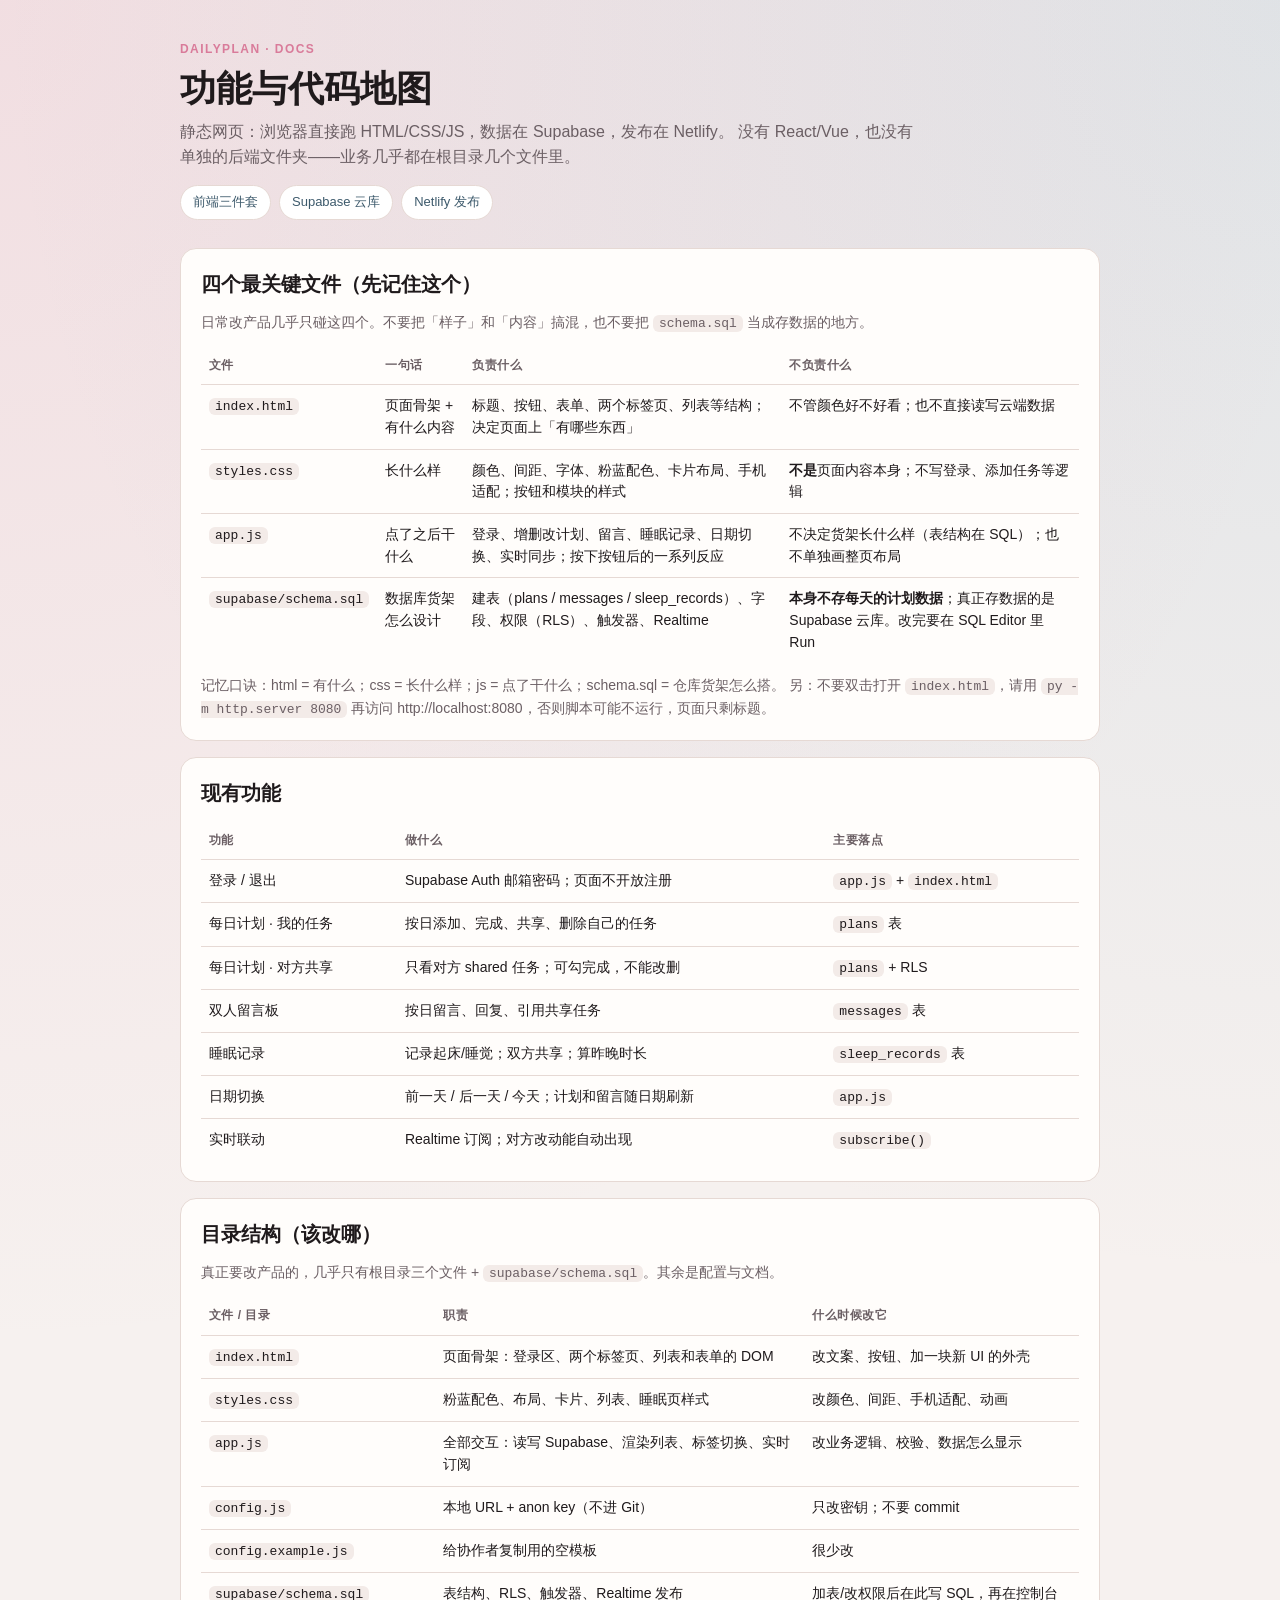
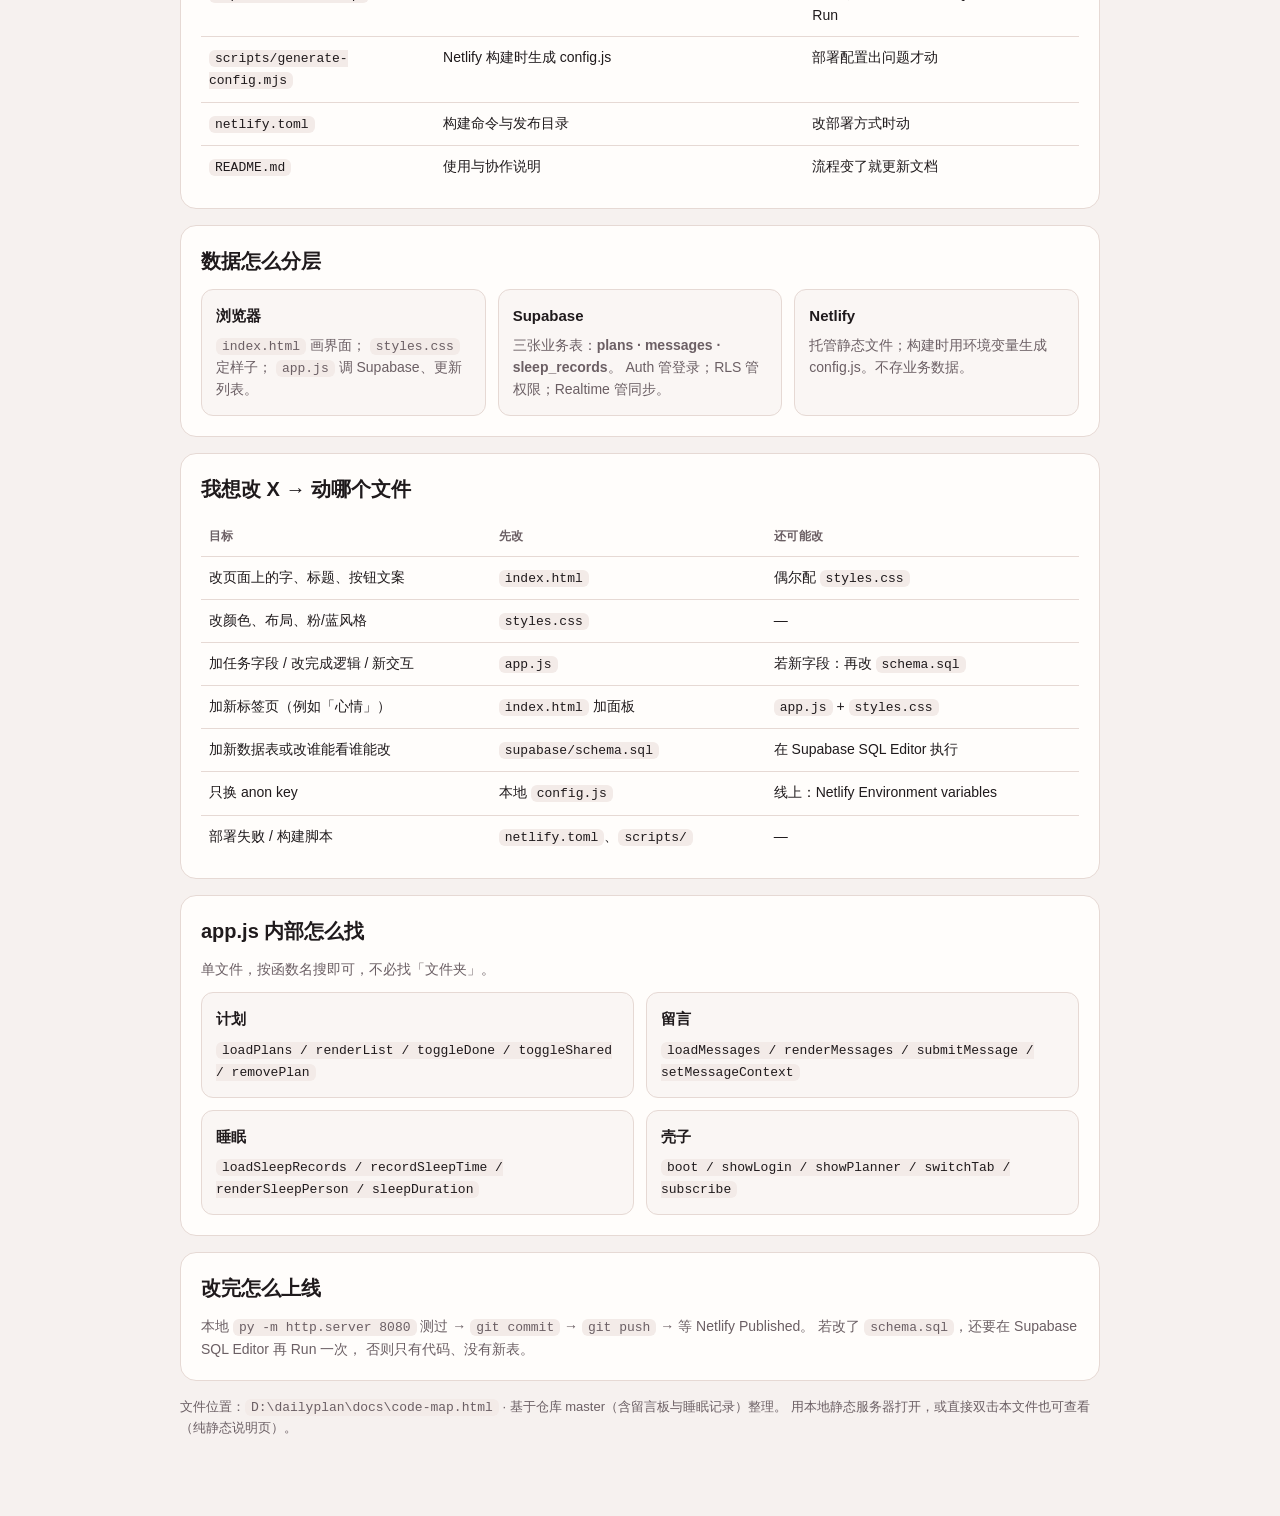
<file: docs/code-map.html>
<!DOCTYPE html>
<html lang="zh-CN">
  <head>
    <meta charset="UTF-8" />
    <meta name="viewport" content="width=device-width, initial-scale=1" />
    <title>每日计划 · 代码地图</title>
    <style>
      :root {
        --bg: #f6f1ef;
        --ink: #1f1a1c;
        --muted: #6b5f64;
        --card: #fffdfb;
        --line: #e6d9d4;
        --pink: #d97b9a;
        --blue: #6b9bb8;
        --accent: #3d5a6c;
      }

      * {
        box-sizing: border-box;
      }

      body {
        margin: 0;
        font-family: "Segoe UI", "PingFang SC", "Microsoft YaHei", sans-serif;
        color: var(--ink);
        background:
          radial-gradient(circle at top left, rgba(217, 123, 154, 0.16), transparent 40%),
          radial-gradient(circle at top right, rgba(107, 155, 184, 0.16), transparent 38%),
          var(--bg);
        line-height: 1.55;
      }

      main {
        max-width: 960px;
        margin: 0 auto;
        padding: 40px 20px 64px;
      }

      .hero {
        margin-bottom: 28px;
      }

      .eyebrow {
        margin: 0 0 8px;
        font-size: 12px;
        letter-spacing: 0.12em;
        text-transform: uppercase;
        color: var(--pink);
        font-weight: 700;
      }

      h1 {
        margin: 0 0 10px;
        font-size: clamp(28px, 4vw, 36px);
        line-height: 1.2;
      }

      h2 {
        margin: 0 0 12px;
        font-size: 20px;
      }

      .lead {
        margin: 0;
        color: var(--muted);
        max-width: 46rem;
      }

      .pills {
        display: flex;
        flex-wrap: wrap;
        gap: 8px;
        margin-top: 16px;
      }

      .pill {
        display: inline-flex;
        align-items: center;
        padding: 6px 12px;
        border-radius: 999px;
        background: #fff;
        border: 1px solid var(--line);
        font-size: 13px;
        color: var(--accent);
      }

      section {
        background: var(--card);
        border: 1px solid var(--line);
        border-radius: 16px;
        padding: 20px;
        margin-bottom: 16px;
      }

      .grid-3 {
        display: grid;
        grid-template-columns: repeat(3, minmax(0, 1fr));
        gap: 12px;
      }

      .grid-2 {
        display: grid;
        grid-template-columns: repeat(2, minmax(0, 1fr));
        gap: 12px;
      }

      .mini-card {
        background: #faf6f4;
        border: 1px solid var(--line);
        border-radius: 12px;
        padding: 14px;
      }

      .mini-card h3 {
        margin: 0 0 8px;
        font-size: 15px;
      }

      .mini-card p {
        margin: 0;
        color: var(--muted);
        font-size: 14px;
      }

      .mini-card code {
        font-size: 13px;
        color: var(--ink);
      }

      table {
        width: 100%;
        border-collapse: collapse;
        font-size: 14px;
      }

      th,
      td {
        text-align: left;
        padding: 10px 8px;
        border-bottom: 1px solid var(--line);
        vertical-align: top;
      }

      th {
        font-size: 12px;
        letter-spacing: 0.04em;
        text-transform: uppercase;
        color: var(--muted);
        font-weight: 700;
      }

      tr:last-child td {
        border-bottom: none;
      }

      code,
      .path {
        font-family: Consolas, "Courier New", monospace;
        font-size: 13px;
        background: #f3ebe8;
        padding: 1px 6px;
        border-radius: 6px;
      }

      .note {
        margin: 0;
        color: var(--muted);
        font-size: 14px;
      }

      .footer {
        margin-top: 8px;
        color: var(--muted);
        font-size: 13px;
      }

      @media (max-width: 720px) {
        .grid-3,
        .grid-2 {
          grid-template-columns: 1fr;
        }

        table,
        thead,
        tbody,
        th,
        td,
        tr {
          display: block;
        }

        thead {
          display: none;
        }

        tr {
          padding: 12px 0;
          border-bottom: 1px solid var(--line);
        }

        td {
          border: none;
          padding: 4px 0;
        }

        td::before {
          content: attr(data-label);
          display: block;
          font-size: 11px;
          text-transform: uppercase;
          letter-spacing: 0.04em;
          color: var(--muted);
          margin-bottom: 2px;
        }
      }
    </style>
  </head>
  <body>
    <main>
      <header class="hero">
        <p class="eyebrow">Dailyplan · Docs</p>
        <h1>功能与代码地图</h1>
        <p class="lead">
          静态网页：浏览器直接跑 HTML/CSS/JS，数据在 Supabase，发布在 Netlify。
          没有 React/Vue，也没有单独的后端文件夹——业务几乎都在根目录几个文件里。
        </p>
        <div class="pills">
          <span class="pill">前端三件套</span>
          <span class="pill">Supabase 云库</span>
          <span class="pill">Netlify 发布</span>
        </div>
      </header>

      <section>
        <h2>四个最关键文件（先记住这个）</h2>
        <p class="note" style="margin-bottom: 12px">
          日常改产品几乎只碰这四个。不要把「样子」和「内容」搞混，也不要把
          <span class="path">schema.sql</span> 当成存数据的地方。
        </p>
        <table>
          <thead>
            <tr>
              <th>文件</th>
              <th>一句话</th>
              <th>负责什么</th>
              <th>不负责什么</th>
            </tr>
          </thead>
          <tbody>
            <tr>
              <td data-label="文件"><span class="path">index.html</span></td>
              <td data-label="一句话">页面骨架 + 有什么内容</td>
              <td data-label="负责什么">
                标题、按钮、表单、两个标签页、列表等结构；决定页面上「有哪些东西」
              </td>
              <td data-label="不负责什么">
                不管颜色好不好看；也不直接读写云端数据
              </td>
            </tr>
            <tr>
              <td data-label="文件"><span class="path">styles.css</span></td>
              <td data-label="一句话">长什么样</td>
              <td data-label="负责什么">
                颜色、间距、字体、粉蓝配色、卡片布局、手机适配；按钮和模块的样式
              </td>
              <td data-label="不负责什么">
                <strong>不是</strong>页面内容本身；不写登录、添加任务等逻辑
              </td>
            </tr>
            <tr>
              <td data-label="文件"><span class="path">app.js</span></td>
              <td data-label="一句话">点了之后干什么</td>
              <td data-label="负责什么">
                登录、增删改计划、留言、睡眠记录、日期切换、实时同步；按下按钮后的一系列反应
              </td>
              <td data-label="不负责什么">
                不决定货架长什么样（表结构在 SQL）；也不单独画整页布局
              </td>
            </tr>
            <tr>
              <td data-label="文件"><span class="path">supabase/schema.sql</span></td>
              <td data-label="一句话">数据库货架怎么设计</td>
              <td data-label="负责什么">
                建表（plans / messages / sleep_records）、字段、权限（RLS）、触发器、Realtime
              </td>
              <td data-label="不负责什么">
                <strong>本身不存每天的计划数据</strong>；真正存数据的是 Supabase 云库。改完要在 SQL Editor 里 Run
              </td>
            </tr>
          </tbody>
        </table>
        <p class="note" style="margin-top: 12px">
          记忆口诀：html = 有什么；css = 长什么样；js = 点了干什么；schema.sql = 仓库货架怎么搭。
          另：不要双击打开 <span class="path">index.html</span>，请用
          <code>py -m http.server 8080</code> 再访问 http://localhost:8080，否则脚本可能不运行，页面只剩标题。
        </p>
      </section>

      <section>
        <h2>现有功能</h2>
        <table>
          <thead>
            <tr>
              <th>功能</th>
              <th>做什么</th>
              <th>主要落点</th>
            </tr>
          </thead>
          <tbody>
            <tr>
              <td data-label="功能">登录 / 退出</td>
              <td data-label="做什么">Supabase Auth 邮箱密码；页面不开放注册</td>
              <td data-label="主要落点"><span class="path">app.js</span> + <span class="path">index.html</span></td>
            </tr>
            <tr>
              <td data-label="功能">每日计划 · 我的任务</td>
              <td data-label="做什么">按日添加、完成、共享、删除自己的任务</td>
              <td data-label="主要落点"><span class="path">plans</span> 表</td>
            </tr>
            <tr>
              <td data-label="功能">每日计划 · 对方共享</td>
              <td data-label="做什么">只看对方 shared 任务；可勾完成，不能改删</td>
              <td data-label="主要落点"><span class="path">plans</span> + RLS</td>
            </tr>
            <tr>
              <td data-label="功能">双人留言板</td>
              <td data-label="做什么">按日留言、回复、引用共享任务</td>
              <td data-label="主要落点"><span class="path">messages</span> 表</td>
            </tr>
            <tr>
              <td data-label="功能">睡眠记录</td>
              <td data-label="做什么">记录起床/睡觉；双方共享；算昨晚时长</td>
              <td data-label="主要落点"><span class="path">sleep_records</span> 表</td>
            </tr>
            <tr>
              <td data-label="功能">日期切换</td>
              <td data-label="做什么">前一天 / 后一天 / 今天；计划和留言随日期刷新</td>
              <td data-label="主要落点"><span class="path">app.js</span></td>
            </tr>
            <tr>
              <td data-label="功能">实时联动</td>
              <td data-label="做什么">Realtime 订阅；对方改动能自动出现</td>
              <td data-label="主要落点"><span class="path">subscribe()</span></td>
            </tr>
          </tbody>
        </table>
      </section>

      <section>
        <h2>目录结构（该改哪）</h2>
        <p class="note" style="margin-bottom: 12px">
          真正要改产品的，几乎只有根目录三个文件 + <span class="path">supabase/schema.sql</span>。其余是配置与文档。
        </p>
        <table>
          <thead>
            <tr>
              <th>文件 / 目录</th>
              <th>职责</th>
              <th>什么时候改它</th>
            </tr>
          </thead>
          <tbody>
            <tr>
              <td data-label="文件"><span class="path">index.html</span></td>
              <td data-label="职责">页面骨架：登录区、两个标签页、列表和表单的 DOM</td>
              <td data-label="何时改">改文案、按钮、加一块新 UI 的外壳</td>
            </tr>
            <tr>
              <td data-label="文件"><span class="path">styles.css</span></td>
              <td data-label="职责">粉蓝配色、布局、卡片、列表、睡眠页样式</td>
              <td data-label="何时改">改颜色、间距、手机适配、动画</td>
            </tr>
            <tr>
              <td data-label="文件"><span class="path">app.js</span></td>
              <td data-label="职责">全部交互：读写 Supabase、渲染列表、标签切换、实时订阅</td>
              <td data-label="何时改">改业务逻辑、校验、数据怎么显示</td>
            </tr>
            <tr>
              <td data-label="文件"><span class="path">config.js</span></td>
              <td data-label="职责">本地 URL + anon key（不进 Git）</td>
              <td data-label="何时改">只改密钥；不要 commit</td>
            </tr>
            <tr>
              <td data-label="文件"><span class="path">config.example.js</span></td>
              <td data-label="职责">给协作者复制用的空模板</td>
              <td data-label="何时改">很少改</td>
            </tr>
            <tr>
              <td data-label="文件"><span class="path">supabase/schema.sql</span></td>
              <td data-label="职责">表结构、RLS、触发器、Realtime 发布</td>
              <td data-label="何时改">加表/改权限后在此写 SQL，再在控制台 Run</td>
            </tr>
            <tr>
              <td data-label="文件"><span class="path">scripts/generate-config.mjs</span></td>
              <td data-label="职责">Netlify 构建时生成 config.js</td>
              <td data-label="何时改">部署配置出问题才动</td>
            </tr>
            <tr>
              <td data-label="文件"><span class="path">netlify.toml</span></td>
              <td data-label="职责">构建命令与发布目录</td>
              <td data-label="何时改">改部署方式时动</td>
            </tr>
            <tr>
              <td data-label="文件"><span class="path">README.md</span></td>
              <td data-label="职责">使用与协作说明</td>
              <td data-label="何时改">流程变了就更新文档</td>
            </tr>
          </tbody>
        </table>
      </section>

      <section>
        <h2>数据怎么分层</h2>
        <div class="grid-3">
          <div class="mini-card">
            <h3>浏览器</h3>
            <p>
              <span class="path">index.html</span> 画界面；
              <span class="path">styles.css</span> 定样子；
              <span class="path">app.js</span> 调 Supabase、更新列表。
            </p>
          </div>
          <div class="mini-card">
            <h3>Supabase</h3>
            <p>
              三张业务表：<strong>plans · messages · sleep_records</strong>。
              Auth 管登录；RLS 管权限；Realtime 管同步。
            </p>
          </div>
          <div class="mini-card">
            <h3>Netlify</h3>
            <p>托管静态文件；构建时用环境变量生成 config.js。不存业务数据。</p>
          </div>
        </div>
      </section>

      <section>
        <h2>我想改 X → 动哪个文件</h2>
        <table>
          <thead>
            <tr>
              <th>目标</th>
              <th>先改</th>
              <th>还可能改</th>
            </tr>
          </thead>
          <tbody>
            <tr>
              <td data-label="目标">改页面上的字、标题、按钮文案</td>
              <td data-label="先改"><span class="path">index.html</span></td>
              <td data-label="还可能改">偶尔配 <span class="path">styles.css</span></td>
            </tr>
            <tr>
              <td data-label="目标">改颜色、布局、粉/蓝风格</td>
              <td data-label="先改"><span class="path">styles.css</span></td>
              <td data-label="还可能改">—</td>
            </tr>
            <tr>
              <td data-label="目标">加任务字段 / 改完成逻辑 / 新交互</td>
              <td data-label="先改"><span class="path">app.js</span></td>
              <td data-label="还可能改">若新字段：再改 <span class="path">schema.sql</span></td>
            </tr>
            <tr>
              <td data-label="目标">加新标签页（例如「心情」）</td>
              <td data-label="先改"><span class="path">index.html</span> 加面板</td>
              <td data-label="还可能改"><span class="path">app.js</span> + <span class="path">styles.css</span></td>
            </tr>
            <tr>
              <td data-label="目标">加新数据表或改谁能看谁能改</td>
              <td data-label="先改"><span class="path">supabase/schema.sql</span></td>
              <td data-label="还可能改">在 Supabase SQL Editor 执行</td>
            </tr>
            <tr>
              <td data-label="目标">只换 anon key</td>
              <td data-label="先改">本地 <span class="path">config.js</span></td>
              <td data-label="还可能改">线上：Netlify Environment variables</td>
            </tr>
            <tr>
              <td data-label="目标">部署失败 / 构建脚本</td>
              <td data-label="先改"><span class="path">netlify.toml</span>、<span class="path">scripts/</span></td>
              <td data-label="还可能改">—</td>
            </tr>
          </tbody>
        </table>
      </section>

      <section>
        <h2>app.js 内部怎么找</h2>
        <p class="note" style="margin-bottom: 12px">单文件，按函数名搜即可，不必找「文件夹」。</p>
        <div class="grid-2">
          <div class="mini-card">
            <h3>计划</h3>
            <p><code>loadPlans / renderList / toggleDone / toggleShared / removePlan</code></p>
          </div>
          <div class="mini-card">
            <h3>留言</h3>
            <p><code>loadMessages / renderMessages / submitMessage / setMessageContext</code></p>
          </div>
          <div class="mini-card">
            <h3>睡眠</h3>
            <p><code>loadSleepRecords / recordSleepTime / renderSleepPerson / sleepDuration</code></p>
          </div>
          <div class="mini-card">
            <h3>壳子</h3>
            <p><code>boot / showLogin / showPlanner / switchTab / subscribe</code></p>
          </div>
        </div>
      </section>

      <section>
        <h2>改完怎么上线</h2>
        <p class="note">
          本地 <code>py -m http.server 8080</code> 测过 →
          <code>git commit</code> → <code>git push</code> → 等 Netlify Published。
          若改了 <span class="path">schema.sql</span>，还要在 Supabase SQL Editor 再 Run 一次，
          否则只有代码、没有新表。
        </p>
      </section>

      <p class="footer">
        文件位置：<span class="path">D:\dailyplan\docs\code-map.html</span>
        · 基于仓库 master（含留言板与睡眠记录）整理。
        用本地静态服务器打开，或直接双击本文件也可查看（纯静态说明页）。
      </p>
    </main>
  </body>
</html>
</file>
